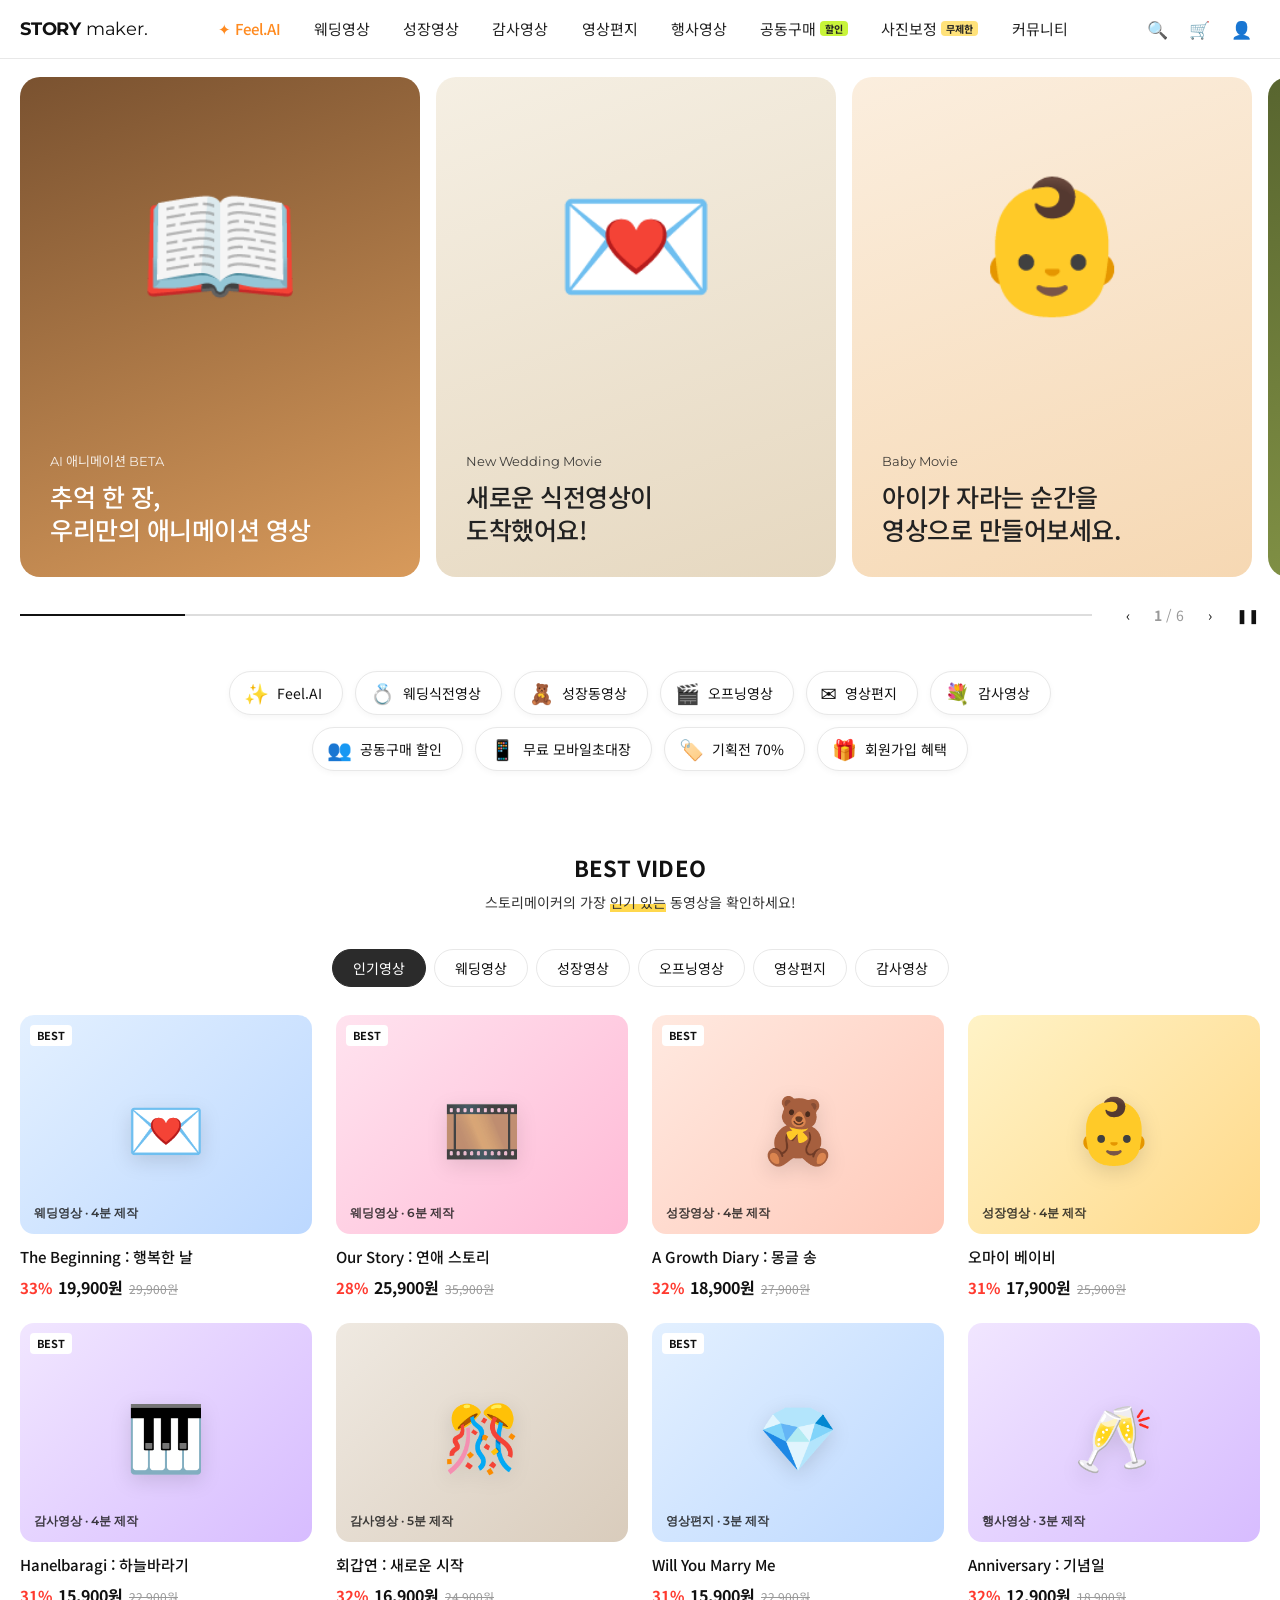
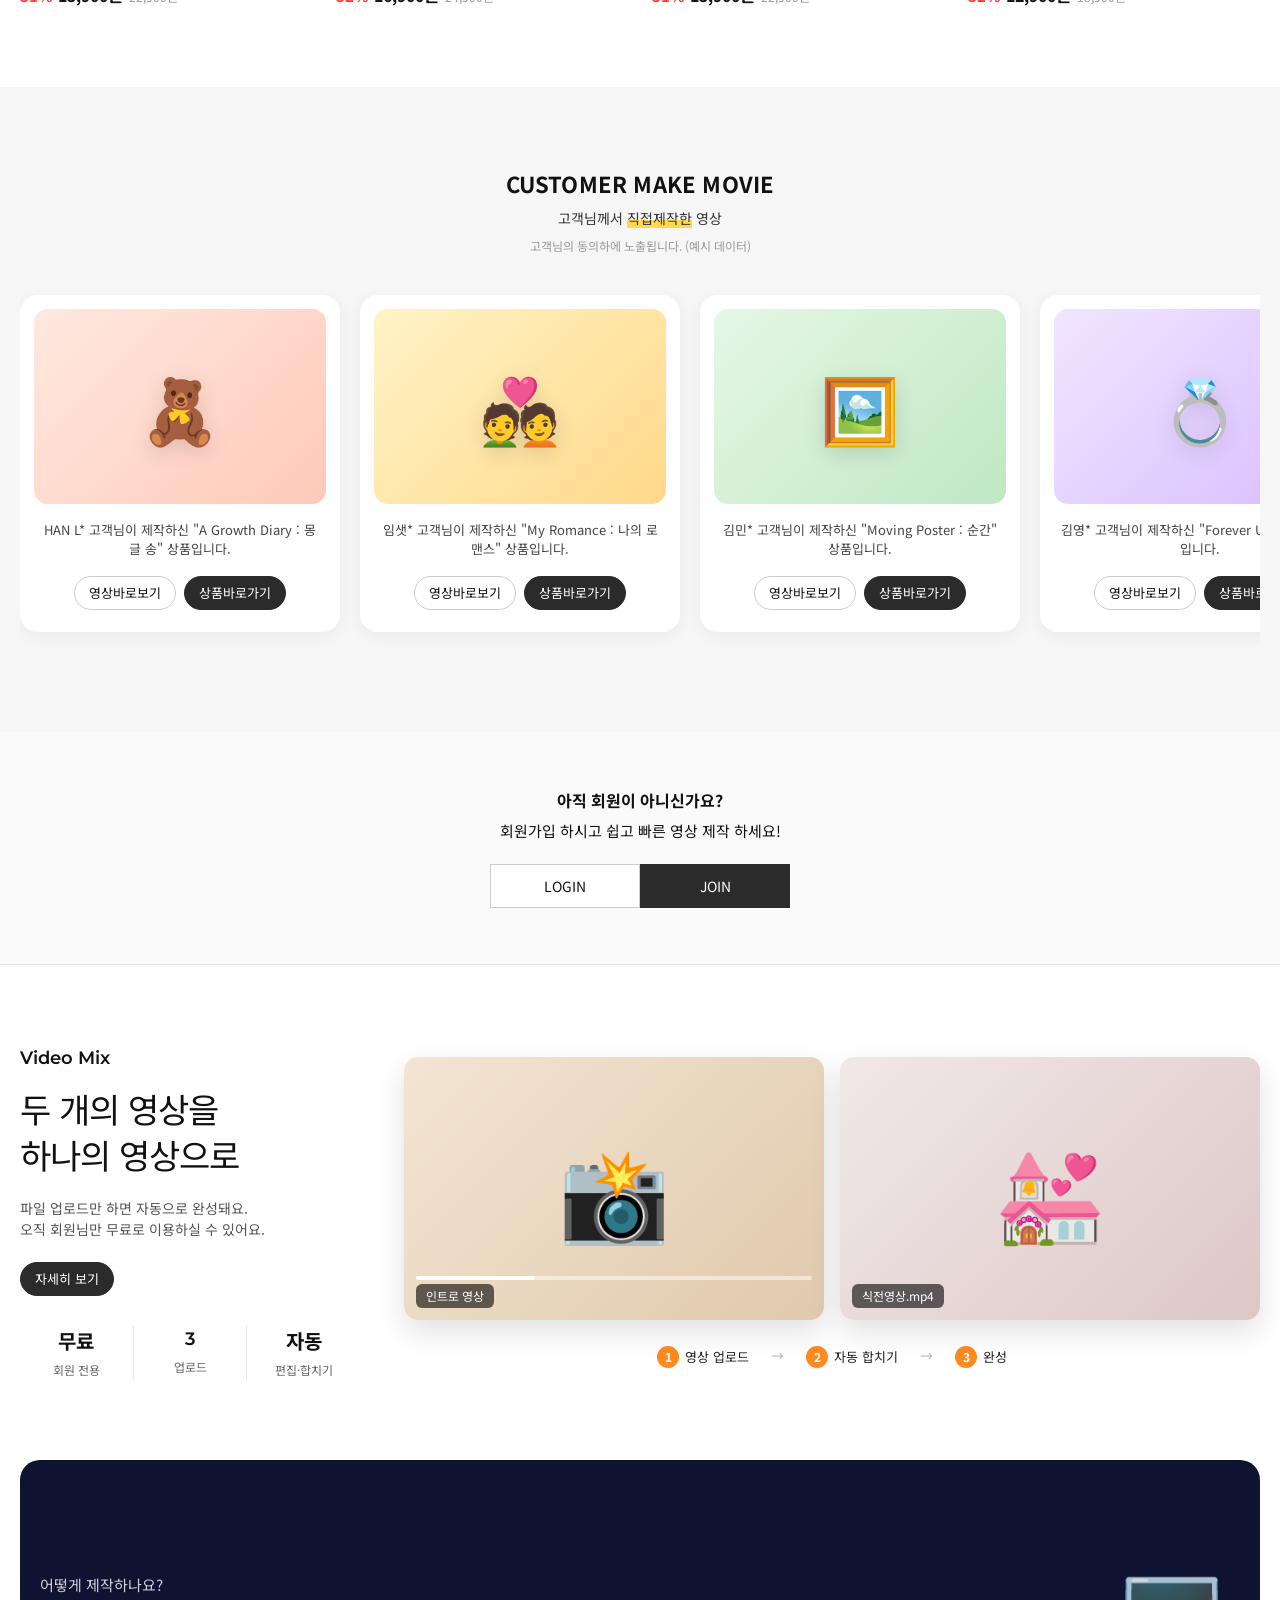
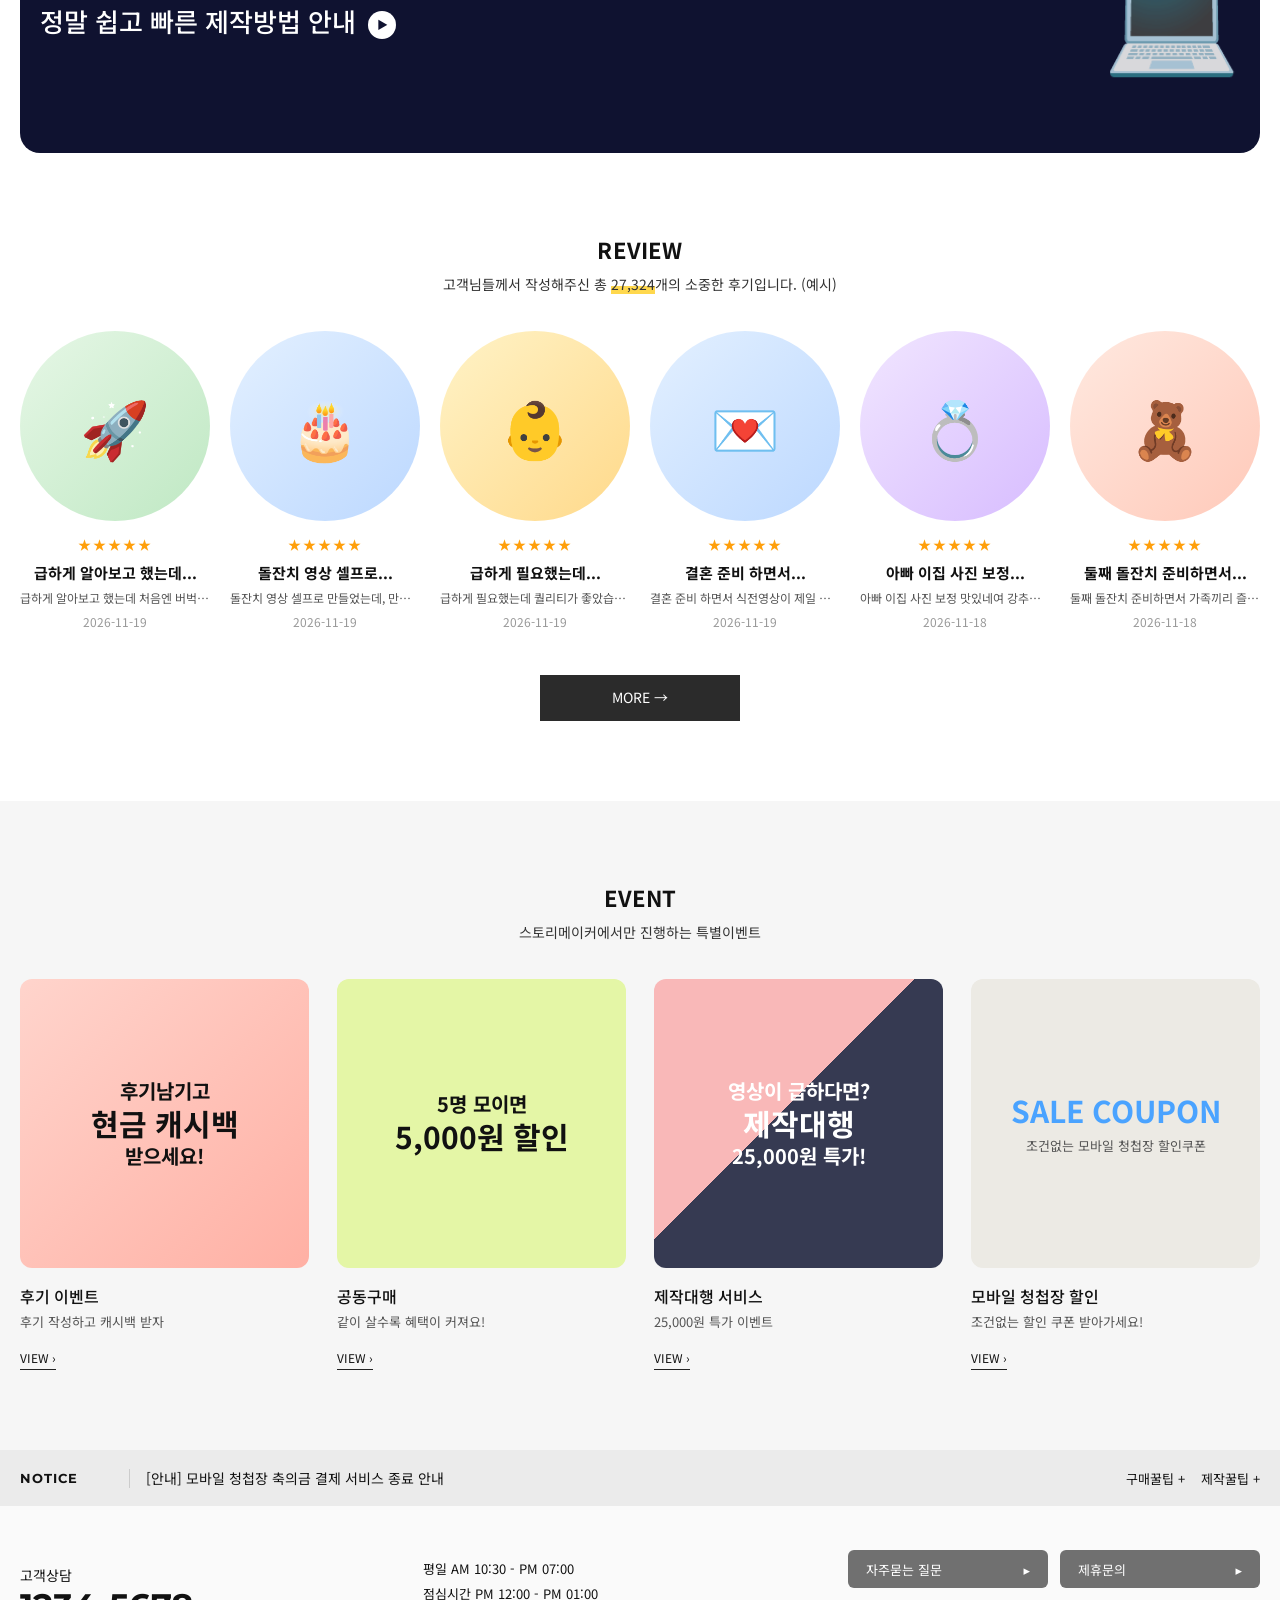
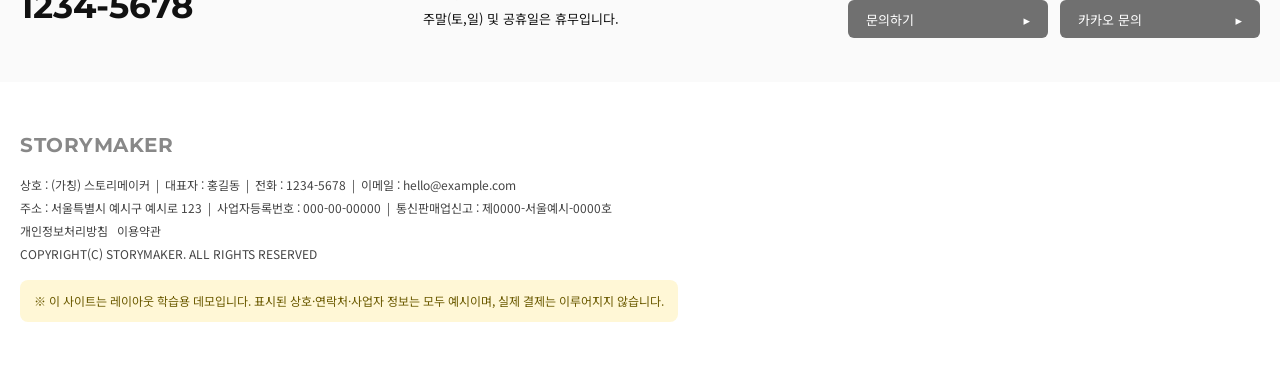
<file: feelmaker/index.html>
<!doctype html>
<html lang="ko">
<head>
<meta charset="utf-8">
<meta name="viewport" content="width=device-width,initial-scale=1">
<title>스토리메이커 | 직접 만드는 즐거움</title>
<meta name="description" content="웨딩 식전영상, 성장영상, 영상편지, 감사영상을 템플릿으로 쉽고 빠르게 직접 만드는 영상 제작 서비스">
<link rel="preconnect" href="https://fonts.googleapis.com">
<link rel="preconnect" href="https://fonts.gstatic.com" crossorigin>
<link href="https://fonts.googleapis.com/css2?family=Montserrat:wght@500;600;700&family=Noto+Sans+KR:wght@300;400;500;700&display=swap" rel="stylesheet">
<link rel="stylesheet" href="style.css">
</head>
<body>

<header id="hd">
  <div class="hd-in">
    <a class="logo" href="#/"><b>STORY</b> maker.</a>
    <nav id="gnb" aria-label="주메뉴"></nav>
    <div class="hd-tools">
      <button class="icon-btn" id="btnSearch" aria-label="검색">🔍</button>
      <button class="icon-btn" id="btnCart" aria-label="장바구니">🛒<span id="cartCnt" class="cnt" hidden>0</span></button>
      <button class="icon-btn" id="btnUser" aria-label="로그인">👤</button>
      <button class="icon-btn burger" id="btnMenu" aria-label="메뉴">☰</button>
    </div>
  </div>
</header>

<main id="app"></main>

<footer id="ft"></footer>

<div class="dim" id="dim" hidden></div>

<aside class="drawer" id="cartDrawer" aria-label="장바구니" hidden>
  <div class="drawer-hd"><b>장바구니</b><button class="x" data-close>✕</button></div>
  <div class="drawer-bd" id="cartBody"></div>
  <div class="drawer-ft">
    <div class="sum"><span>합계</span><b id="cartSum">0원</b></div>
    <button class="btn dark block" id="btnCheckout">주문하기</button>
  </div>
</aside>

<div class="modal" id="authModal" role="dialog" aria-modal="true" hidden>
  <div class="modal-box">
    <button class="x" data-close>✕</button>
    <div class="tabs2"><button class="on" data-tab="login">로그인</button><button data-tab="join">회원가입</button></div>
    <form id="authForm">
      <label>이메일<input type="email" required placeholder="example@email.com"></label>
      <label>비밀번호<input type="password" required minlength="4" placeholder="4자 이상"></label>
      <label class="joinOnly" hidden>이름<input type="text" placeholder="홍길동"></label>
      <button class="btn dark block" type="submit">로그인</button>
      <p class="hint">데모 사이트입니다. 입력한 정보는 서버로 전송되지 않습니다.</p>
    </form>
  </div>
</div>

<div class="modal" id="searchModal" role="dialog" aria-modal="true" hidden>
  <div class="modal-box wide">
    <button class="x" data-close>✕</button>
    <form id="searchForm"><input id="searchInput" placeholder="상품명 또는 키워드를 입력하세요" autocomplete="off"><button class="btn dark">검색</button></form>
    <div class="kw">인기: <a href="#/list?q=웨딩">웨딩</a><a href="#/list?q=돌잔치">돌잔치</a><a href="#/list?q=부모님">부모님</a><a href="#/list?q=오프닝">오프닝</a></div>
  </div>
</div>

<div id="toast" role="status"></div>

<script src="app.js"></script>
</body>
</html>
</file>
<file: feelmaker/style.css>
:root{
  --ink:#111;--sub:#666;--mute:#999;--line:#e8e8e8;--bg:#fff;--bg2:#f6f6f6;
  --navy:#0f1230;--hl:#ffd84d;--pt:#ff8a1f;--dark:#2b2b2b;--r:16px;
  --max:1320px;
}
*{box-sizing:border-box;margin:0;padding:0}
html{scroll-behavior:smooth}
body{font-family:'Noto Sans KR',system-ui,sans-serif;color:var(--ink);background:var(--bg);line-height:1.5;-webkit-font-smoothing:antialiased;overflow-x:hidden}
a{color:inherit;text-decoration:none}
button{font:inherit;color:inherit;background:none;border:0;cursor:pointer}
input,select{font:inherit}
img{max-width:100%;display:block}
[hidden]{display:none!important}
.en{font-family:Montserrat,'Noto Sans KR',sans-serif}

/* header */
#hd{position:sticky;top:0;z-index:50;background:rgba(255,255,255,.96);backdrop-filter:blur(8px);border-bottom:1px solid var(--line)}
.hd-in{max-width:var(--max);margin:0 auto;height:58px;padding:0 20px;display:flex;align-items:center;gap:24px}
.logo{font-family:Montserrat,sans-serif;font-size:18px;letter-spacing:-.2px;white-space:nowrap}
.logo b{font-weight:700}
#gnb{flex:1;display:flex;justify-content:center;gap:clamp(14px,2.6vw,40px);font-size:15px}
#gnb a{position:relative;padding:18px 0;white-space:nowrap;color:#222;transition:color .15s}
#gnb a:hover,#gnb a.on{color:var(--pt)}
#gnb a.ai{color:var(--pt);font-weight:500}
.badge{display:inline-block;margin-left:4px;padding:0 5px;border-radius:4px;font-size:10px;line-height:15px;font-weight:700;vertical-align:2px;background:#c8f43a;color:#222}
.badge.y{background:#ffe27a}
.hd-tools{display:flex;gap:4px;margin-left:auto}
.icon-btn{width:38px;height:38px;border-radius:50%;font-size:17px;position:relative}
.icon-btn:hover{background:var(--bg2)}
.cnt{position:absolute;top:2px;right:0;min-width:16px;height:16px;border-radius:8px;background:var(--pt);color:#fff;font-size:10px;line-height:16px;text-align:center;font-weight:700}
.burger{display:none}

/* common */
.sec{max-width:var(--max);margin:0 auto;padding:80px 20px}
.sec-hd{text-align:center;margin-bottom:36px}
.sec-hd h2{font-size:22px;font-weight:700;letter-spacing:.2px}
.sec-hd p{margin-top:8px;font-size:14px;color:#333}
.mk{background:linear-gradient(transparent 62%,var(--hl) 62%)}
.btn{display:inline-flex;align-items:center;justify-content:center;gap:6px;height:44px;padding:0 24px;border:1px solid #ccc;border-radius:8px;font-size:14px;background:#fff;transition:.15s}
.btn:hover{border-color:#222}
.btn.dark{background:var(--dark);border-color:var(--dark);color:#fff}
.btn.dark:hover{background:#000}
.btn.sm{height:34px;padding:0 14px;font-size:13px;border-radius:17px}
.btn.block{width:100%}
.btn.pt{background:var(--pt);border-color:var(--pt);color:#fff}

/* hero */
.hero{padding:18px 0 0;overflow:hidden}
.hero-track{display:flex;gap:16px;transition:transform .6s cubic-bezier(.2,.7,.2,1);padding-left:max(20px,calc((100vw - var(--max))/2 + 20px))}
.slide{flex:0 0 min(400px,78vw);height:500px;border-radius:20px;position:relative;overflow:hidden;display:flex;flex-direction:column;justify-content:flex-end;padding:30px;cursor:pointer;color:#fff;isolation:isolate}
.slide .eyebrow{font-size:13px;opacity:.85;margin-bottom:8px;font-family:Montserrat,'Noto Sans KR'}
.slide h3{font-size:25px;font-weight:500;line-height:1.35;letter-spacing:-.5px}
.slide .art{position:absolute;inset:0;z-index:-1;display:flex;align-items:flex-start;justify-content:center;padding-top:60px;font-size:130px}
.slide.light{color:#222}
.hero-ctl{max-width:var(--max);margin:26px auto 0;padding:0 20px;display:flex;align-items:center;gap:24px}
.bar{flex:1;height:2px;background:#ddd;position:relative}
.bar i{position:absolute;left:0;top:0;height:100%;background:#111;width:0}
.pager{display:flex;align-items:center;gap:14px;font-size:14px}
.pager b{font-weight:700}.pager span{color:var(--mute)}
.pager button{width:24px;height:24px;font-size:14px}

/* chips */
.chips{max-width:900px;margin:44px auto 0;padding:0 20px;display:flex;flex-wrap:wrap;justify-content:center;gap:12px}
.chip{display:inline-flex;align-items:center;gap:8px;height:44px;padding:0 20px 0 14px;border-radius:22px;border:1px solid var(--line);background:#fff;font-size:14px;box-shadow:0 2px 6px rgba(0,0,0,.04);transition:.15s}
.chip:hover{transform:translateY(-2px);border-color:#bbb}
.chip em{font-style:normal;font-size:20px}

/* tabs */
.tabs{display:flex;flex-wrap:wrap;gap:8px;justify-content:center;margin-bottom:28px}
.tabs button{height:38px;padding:0 20px;border-radius:19px;border:1px solid var(--line);font-size:14px;background:#fff}
.tabs button.on{background:var(--dark);border-color:var(--dark);color:#fff}

/* product card */
.grid{display:grid;grid-template-columns:repeat(4,minmax(0,1fr));gap:24px}
.card{display:block;cursor:pointer}
.thumb{position:relative;aspect-ratio:4/3;border-radius:14px;overflow:hidden;display:flex;align-items:center;justify-content:center;transition:transform .25s}
.card:hover .thumb{transform:translateY(-4px)}
.thumb .em{font-size:64px;filter:drop-shadow(0 6px 10px rgba(0,0,0,.12))}
.thumb .ttl{position:absolute;left:14px;bottom:12px;right:14px;font-family:Montserrat,sans-serif;font-size:12px;font-weight:600;opacity:.8}
.thumb .tag{position:absolute;top:10px;left:10px;background:#fff;border-radius:4px;font-size:11px;padding:2px 7px;font-weight:700}
.thumb .play{position:absolute;right:12px;bottom:10px;width:34px;height:34px;border-radius:50%;background:rgba(255,255,255,.9);display:grid;place-items:center;font-size:12px;opacity:0;transition:.2s}
.card:hover .play{opacity:1}
.card h4{margin-top:12px;font-size:15px;font-weight:500}
.card .meta{margin-top:2px;font-size:12px;color:var(--mute)}
.price{margin-top:6px;display:flex;align-items:baseline;gap:6px}
.price .rate{color:#ff3b30;font-weight:700;font-size:15px}
.price b{font-size:16px}
.price s{font-size:12px;color:var(--mute)}

/* customer */
.bg2{background:var(--bg2)}
.cust{display:flex;gap:20px;overflow-x:auto;scroll-snap-type:x mandatory;padding:4px 4px 20px;scrollbar-width:none}
.cust::-webkit-scrollbar{display:none}
.cust-card{flex:0 0 min(320px,80vw);scroll-snap-align:start;background:#fff;border-radius:18px;padding:14px 14px 22px;text-align:center;box-shadow:0 4px 16px rgba(0,0,0,.05)}
.cust-card .thumb{aspect-ratio:3/2}
.cust-card p{margin:16px 6px;font-size:13px;color:#444;min-height:40px}
.cust-card .row{display:flex;gap:8px;justify-content:center}
.cta-join{text-align:center;padding:56px 20px;background:#fafafa;border-bottom:1px solid var(--line)}
.cta-join h3{font-size:16px}.cta-join p{margin:8px 0 22px;font-size:15px}
.cta-join .row{display:flex;gap:0;justify-content:center}
.cta-join .btn{width:150px;border-radius:0}

/* video mix */
.mix{display:grid;grid-template-columns:340px 1fr;gap:44px;align-items:center}
.mix .en{font-size:18px;font-weight:600}
.mix h2{font-size:34px;font-weight:400;line-height:1.35;margin:14px 0 20px;letter-spacing:-1px}
.mix p{color:#555;font-size:14px;margin-bottom:22px}
.stats{display:flex;gap:0;margin-top:30px}
.stats div{flex:1;text-align:center;border-right:1px solid var(--line)}
.stats div:last-child{border:0}
.stats b{display:block;font-size:20px}.stats span{font-size:12px;color:var(--sub)}
.mix-stage{position:relative;display:grid;grid-template-columns:1fr 1fr;gap:16px}
.mix-stage .pane{aspect-ratio:16/10;border-radius:14px;position:relative;overflow:hidden;display:grid;place-items:center;font-size:90px;box-shadow:0 12px 30px rgba(0,0,0,.12)}
.mix-stage .pane small{position:absolute;left:12px;bottom:12px;background:rgba(0,0,0,.6);color:#fff;font-size:12px;border-radius:6px;padding:3px 10px}
.mix-stage .pane .prog{position:absolute;left:12px;right:12px;bottom:40px;height:4px;background:rgba(255,255,255,.5);border-radius:2px}
.mix-stage .pane .prog i{display:block;height:100%;width:30%;background:#fff;border-radius:2px;animation:prog 3s linear infinite}
@keyframes prog{from{width:0}to{width:100%}}
.done{position:absolute;left:50%;top:44%;transform:translate(-50%,-50%);background:rgba(25,25,25,.96);color:#fff;border-radius:14px;padding:26px 34px;text-align:center;opacity:0;animation:pop 6s infinite;min-width:200px}
.done i{display:grid;place-items:center;margin:0 auto 12px;width:46px;height:46px;border-radius:50%;background:#2ec45e;font-style:normal;font-size:24px}
.done b{display:block;font-weight:500}.done span{font-size:12px;opacity:.7}
@keyframes pop{0%,45%{opacity:0;transform:translate(-50%,-46%)}55%,90%{opacity:1;transform:translate(-50%,-50%)}100%{opacity:0}}
.steps{grid-column:1/-1;display:flex;justify-content:center;gap:22px;font-size:13px;color:#aaa;margin-top:10px}
.steps b{display:inline-grid;place-items:center;width:22px;height:22px;border-radius:50%;background:#eee;color:#fff;font-size:12px;margin-right:6px}
.steps .on{color:#222}.steps .on b{background:var(--pt)}

/* how banner */
.how{background:var(--navy);color:#fff;border-radius:20px;margin:0 20px;overflow:hidden}
.how-in{max-width:var(--max);margin:0 auto;padding:64px 20px;display:flex;justify-content:space-between;align-items:center;gap:20px}
.how h3{font-size:26px;font-weight:500;line-height:1.4}.how h3 small{display:block;font-size:15px;opacity:.8;font-weight:400;margin-bottom:8px}
.how .play-btn{display:inline-flex;align-items:center;justify-content:center;width:28px;height:28px;border-radius:50%;background:#fff;color:var(--navy);font-size:11px;margin-left:12px;vertical-align:middle}
.how .art{font-size:110px;opacity:.9}

/* review */
.rv{display:grid;grid-template-columns:repeat(6,minmax(0,1fr));gap:20px}
.rv-item{text-align:center;cursor:pointer;min-width:0}
.rv-item .circ{aspect-ratio:1;border-radius:50%;display:grid;place-items:center;font-size:56px;margin-bottom:14px;transition:transform .25s}
.rv-item:hover .circ{transform:scale(1.04)}
.stars{color:#ff9f0a;letter-spacing:2px;font-size:13px}
.rv-item h5{margin:8px 0 4px;font-size:15px;font-weight:700;white-space:nowrap;overflow:hidden;text-overflow:ellipsis}
.rv-item p{font-size:12px;color:#555;white-space:nowrap;overflow:hidden;text-overflow:ellipsis}
.rv-item time{display:block;margin-top:6px;font-size:12px;color:var(--mute)}
.more{display:flex;justify-content:center;margin-top:44px}
.more .btn{width:200px;height:46px;border-radius:0}

/* event */
.ev{display:grid;grid-template-columns:repeat(4,1fr);gap:28px}
.ev .thumb{aspect-ratio:1;border-radius:12px;font-size:20px}
.ev h4{margin:16px 0 4px;font-size:16px;font-weight:500}.ev p{font-size:13px;color:#555}
.ev .view{display:inline-block;margin-top:18px;font-size:12px;border-bottom:1px solid #222;padding-bottom:2px}
.ev .ct{text-align:center;font-weight:700;line-height:1.3;padding:20px}
.ev .ct big{display:block;font-size:30px}

/* notice */
.notice{background:#ebebeb}
.notice-in{max-width:var(--max);margin:0 auto;padding:0 20px;height:56px;display:flex;align-items:center;gap:16px;font-size:14px}
.notice-in b{font-family:Montserrat;font-size:13px;letter-spacing:1px;padding-right:16px;border-right:1px solid #ccc;min-width:110px}
.notice-in span{flex:1;overflow:hidden;white-space:nowrap;text-overflow:ellipsis}
.notice-in a{font-size:13px}
.cs{background:#fafafa}
.cs-in{max-width:var(--max);margin:0 auto;padding:44px 20px;display:flex;justify-content:space-between;gap:30px;flex-wrap:wrap;align-items:center}
.cs-tel small{font-size:14px}.cs-tel b{display:block;font-size:34px;font-weight:700;line-height:1.2}
.cs-time{font-size:13px;line-height:1.9}
.cs-btns{display:grid;grid-template-columns:repeat(2,200px);gap:12px}
.cs-btns a{display:flex;justify-content:space-between;align-items:center;background:#707070;color:#fff;padding:0 18px;height:38px;border-radius:6px;font-size:13px}
#ft .ft-in{max-width:var(--max);margin:0 auto;padding:44px 20px 60px;font-size:12px;color:#444;line-height:1.9}
#ft .ft-logo{font-family:Montserrat;font-weight:700;font-size:20px;color:#888;margin-bottom:10px;letter-spacing:.5px}
#ft .demo{margin-top:14px;padding:10px 14px;background:#fff7d6;border-radius:8px;display:inline-block;color:#6b5a00}

/* page: list */
.page{max-width:var(--max);margin:0 auto;padding:40px 20px 80px;min-height:70vh}
.page h1{font-size:28px;font-weight:700;margin-bottom:8px}
.page .desc{color:var(--sub);font-size:14px;margin-bottom:26px}
.bar2{display:flex;justify-content:space-between;align-items:center;margin:20px 0 26px;gap:12px;flex-wrap:wrap}
.bar2 select{height:38px;border:1px solid var(--line);border-radius:8px;padding:0 12px;background:#fff}
.empty{text-align:center;padding:100px 0;color:var(--mute)}

/* detail */
.dt{display:grid;grid-template-columns:1.1fr 1fr;gap:56px}
.dt .thumb{aspect-ratio:4/3;border-radius:20px}
.dt .thumb .em{font-size:130px}
.dt h1{font-size:28px;margin:6px 0 10px}
.dt .price b{font-size:28px}.dt .price .rate{font-size:22px}
.dt ul.spec{list-style:none;margin:24px 0;border-top:1px solid var(--line)}
.dt ul.spec li{display:flex;padding:12px 0;border-bottom:1px solid var(--line);font-size:14px}
.dt ul.spec li span{width:100px;color:var(--sub)}
.dt .acts{display:flex;gap:10px}
.dt .acts .btn{flex:1;height:52px;font-size:15px}
.opt{margin:20px 0;display:flex;gap:8px;flex-wrap:wrap}
.opt button{height:40px;padding:0 16px;border:1px solid var(--line);border-radius:8px;font-size:14px}
.opt button.on{border-color:#111;background:#111;color:#fff}
.flow{display:grid;grid-template-columns:repeat(4,1fr);gap:16px;margin-top:70px}
.flow div{background:var(--bg2);border-radius:14px;padding:24px 20px;text-align:center}
.flow em{font-style:normal;font-size:34px}.flow b{display:block;margin:10px 0 4px}.flow span{font-size:13px;color:var(--sub)}
.crumb{font-size:13px;color:var(--mute);margin-bottom:20px}.crumb a:hover{color:#111}

/* group buy */
.gb-hero{border-radius:24px;background:linear-gradient(135deg,#e5f7a3,#f6ffd3);padding:56px 48px;display:grid;grid-template-columns:1fr 360px;gap:30px;align-items:center;margin-bottom:46px}
.gb-hero h1{font-size:34px;line-height:1.3;margin-bottom:12px}
.coupons{display:flex;flex-direction:column;gap:12px}
.cp{border-radius:12px;padding:16px 22px;color:#fff;display:flex;justify-content:space-between;align-items:center}
.cp small{display:block;font-size:12px;opacity:.85}.cp b{font-size:24px}
.cp.a{background:#fff;color:#111;box-shadow:0 4px 12px rgba(0,0,0,.06)}.cp.b{background:#11231a}.cp.c{background:#d8420a}
.cp i{font-style:normal;width:38px;height:38px;border-radius:50%;border:2px solid currentColor;display:grid;place-items:center;font-size:10px;font-weight:700}
.gb-list{display:grid;grid-template-columns:repeat(3,1fr);gap:24px}
.gb{border:1px solid var(--line);border-radius:16px;padding:18px}
.gb .thumb{aspect-ratio:16/9}
.gb h4{margin:14px 0 6px;font-size:16px}
.meter{height:8px;background:#eee;border-radius:4px;overflow:hidden;margin:12px 0 6px}
.meter i{display:block;height:100%;background:linear-gradient(90deg,#ffb300,#ff6a00);border-radius:4px}
.gb .row{display:flex;justify-content:space-between;font-size:12px;color:var(--sub);margin-bottom:14px}

/* drawer / modal */
.dim{position:fixed;inset:0;background:rgba(0,0,0,.45);z-index:90}
.drawer{position:fixed;top:0;right:0;bottom:0;width:min(400px,100vw);background:#fff;z-index:100;display:flex;flex-direction:column;box-shadow:-10px 0 30px rgba(0,0,0,.15);animation:slin .25s}
@keyframes slin{from{transform:translateX(100%)}}
.drawer-hd{display:flex;justify-content:space-between;align-items:center;padding:18px 20px;border-bottom:1px solid var(--line)}
.x{width:32px;height:32px;font-size:16px}
.drawer-bd{flex:1;overflow:auto;padding:12px 20px}
.drawer-ft{padding:18px 20px;border-top:1px solid var(--line)}
.sum{display:flex;justify-content:space-between;margin-bottom:14px}.sum b{font-size:20px}
.ci{display:flex;gap:12px;padding:14px 0;border-bottom:1px solid var(--line);align-items:center}
.ci .thumb{width:76px;aspect-ratio:1;flex:none;border-radius:10px}.ci .thumb .em{font-size:30px}
.ci div{flex:1;font-size:13px}.ci b{display:block;font-size:14px;margin-bottom:2px}
.ci button{font-size:12px;color:var(--mute)}
.modal{position:fixed;inset:0;z-index:110;display:grid;place-items:center;background:rgba(0,0,0,.5);padding:20px}
.modal-box{position:relative;background:#fff;border-radius:18px;padding:34px 30px 28px;width:min(400px,100%)}
.modal-box.wide{width:min(620px,100%)}
.modal-box .x{position:absolute;top:10px;right:10px}
.tabs2{display:flex;margin-bottom:22px;border-bottom:1px solid var(--line)}
.tabs2 button{flex:1;padding:12px;color:var(--mute);border-bottom:2px solid transparent}
.tabs2 .on{color:#111;border-color:#111;font-weight:700}
form label{display:block;font-size:13px;color:var(--sub);margin-bottom:14px}
form input{display:block;width:100%;height:46px;margin-top:6px;padding:0 14px;border:1px solid #d5d5d5;border-radius:8px}
form input:focus{outline:2px solid var(--hl);border-color:#222}
.hint{margin-top:12px;font-size:12px;color:var(--mute);text-align:center}
#searchForm{display:flex;gap:8px;margin-top:10px}#searchForm input{margin:0;flex:1}
.kw{margin-top:18px;font-size:13px;color:var(--sub)}.kw a{margin-left:12px;color:#111;text-decoration:underline}
#toast{position:fixed;left:50%;bottom:30px;transform:translate(-50%,20px);background:#222;color:#fff;padding:12px 22px;border-radius:24px;font-size:14px;opacity:0;pointer-events:none;transition:.3s;z-index:200}
#toast.show{opacity:1;transform:translate(-50%,0)}

/* mobile menu */
@media (max-width:1100px){
  .grid{grid-template-columns:repeat(3,1fr)}
  .rv{grid-template-columns:repeat(3,minmax(0,1fr))}
  .ev{grid-template-columns:repeat(2,1fr)}
  .mix{grid-template-columns:1fr}
}
@media (max-width:900px){
  .burger{display:inline-block}
  #gnb{position:fixed;top:58px;left:0;right:0;bottom:0;background:#fff;flex-direction:column;justify-content:flex-start;gap:0;padding:10px 20px;overflow:auto;visibility:hidden;opacity:0;transform:translateY(-8px);transition:.2s;font-size:17px}
  #gnb.open{visibility:visible;opacity:1;transform:none}
  #gnb a{padding:16px 0;border-bottom:1px solid var(--line)}
  .dt{grid-template-columns:1fr;gap:28px}
  .gb-hero{grid-template-columns:1fr;padding:34px 24px}
  .gb-list{grid-template-columns:1fr 1fr}
  .flow{grid-template-columns:1fr 1fr}
  .how-in{flex-direction:column;text-align:center}
}
@media (max-width:600px){
  .sec{padding:56px 16px}
  .grid{grid-template-columns:1fr 1fr;gap:16px}
  .thumb .em{font-size:44px}
  .slide{height:420px}
  .rv{grid-template-columns:repeat(2,minmax(0,1fr))}
  .ev{grid-template-columns:1fr 1fr;gap:16px}
  .gb-list{grid-template-columns:1fr}
  .ev .ct big{font-size:20px}
  .mix h2{font-size:26px}
  .mix-stage{grid-template-columns:1fr}.mix-stage .pane:nth-child(2){display:none}
  .cs-btns{grid-template-columns:1fr 1fr;width:100%}
  .cs-tel b{font-size:28px}
  .notice-in a{display:none}
  .hd-in{padding:0 14px;gap:8px}
}
@media (prefers-reduced-motion:reduce){*{animation:none!important;transition:none!important}}
</file>
